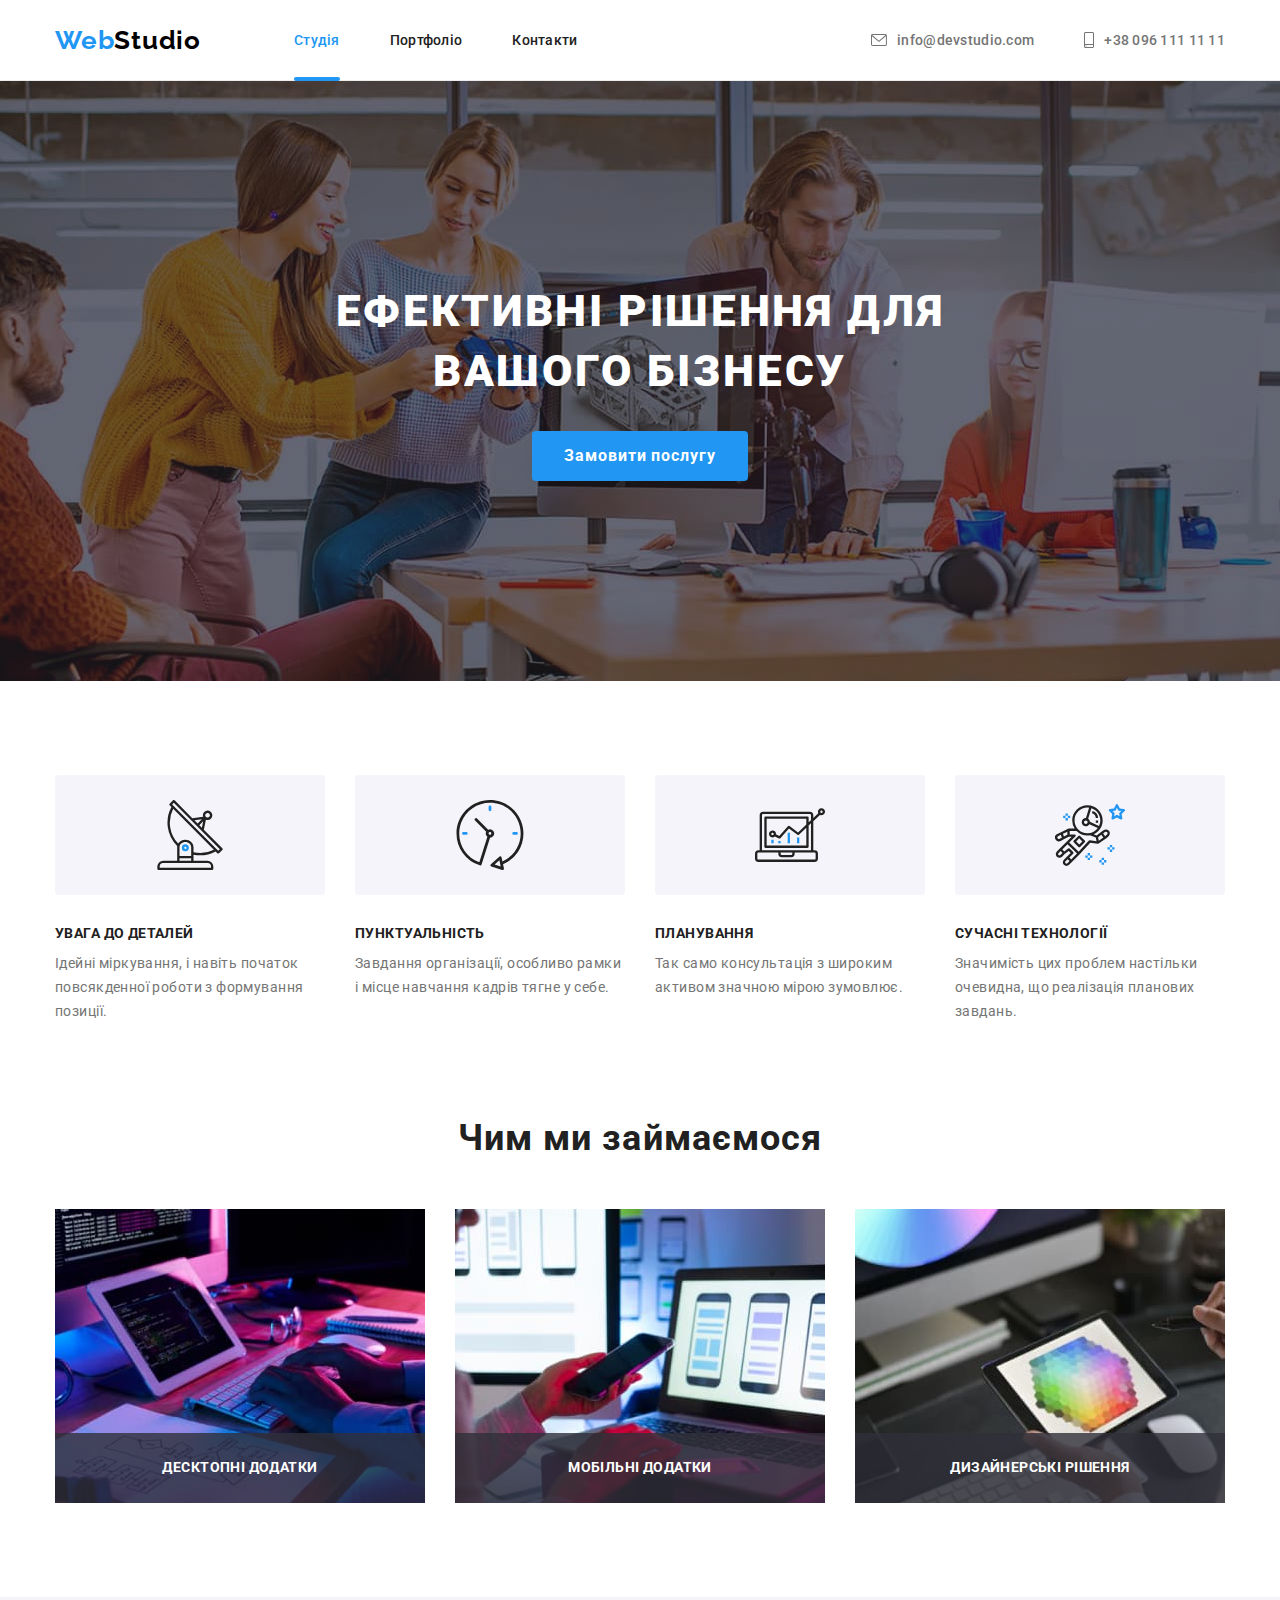
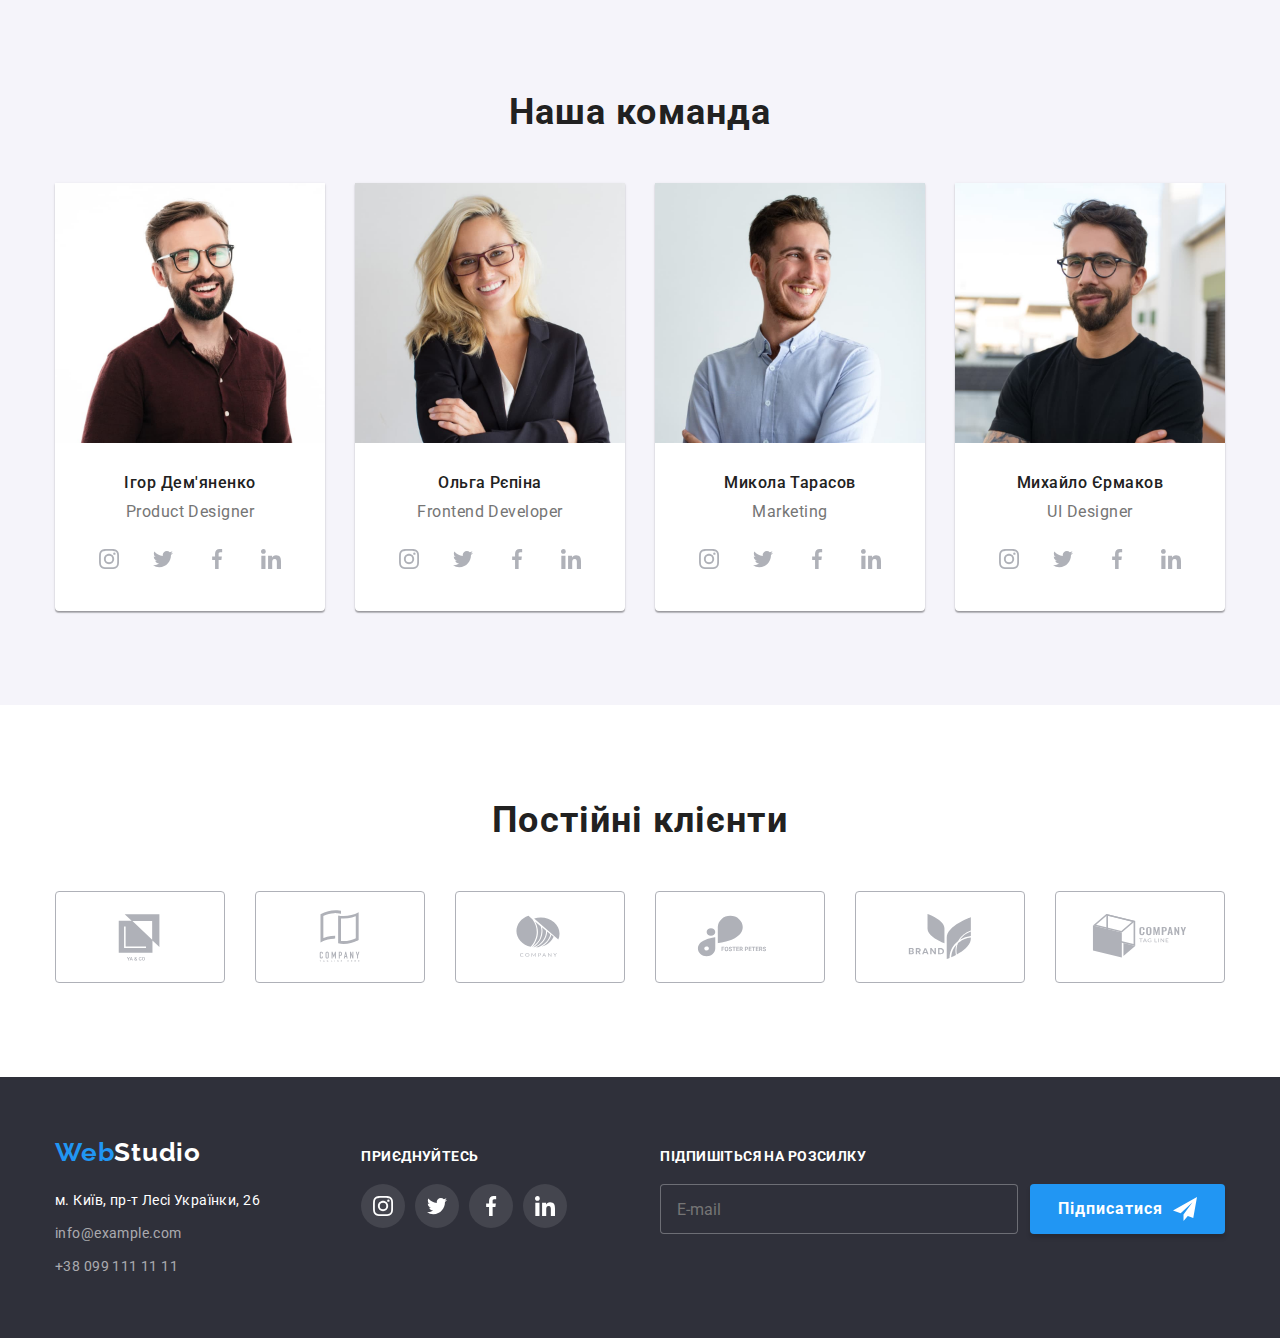
<file: index.html>
<!DOCTYPE html>
<html lang="uk">

<head>
  <meta charset="UTF-8" />
  <meta http-equiv="X-UA-Compatible" content="IE=edge" />
  <meta name="viewport" content="width=device-width, initial-scale=1.0" />
  <title>HM-01</title>
  <link rel="preconnect" href="https://fonts.googleapis.com" />
  <link rel="preconnect" href="https://fonts.gstatic.com" crossorigin />
  <link href="https://fonts.googleapis.com/css2?family=Raleway:wght@700&family=Roboto:wght@400;500;700;900&display=swap"
    rel="stylesheet" />
  <link rel="stylesheet" href="https://cdn.jsdelivr.net/npm/modern-normalize@1.1.0/modern-normalize.min.css" />
  <link rel="stylesheet" href="./css/main.min.css">
</head>

<body>
  <!-- header -->
  <header class="page-header">
    <div class="container page-header__container">
      <nav class="page-nav">
        <a class="logo logo__page-header link" href="index.html"><span class="logo__text">Web</span>Studio
        </a>
        <ul class="menu list">
          <li class="menu__item">
            <a class="menu__link link menu__link_current" href="./index.html">Студія</a>
          </li>
          <li class="menu__item">
            <a class="menu__link link" href="./portfolio.html">Портфоліо</a>
          </li>
          <li class="menu__item">
            <a class="menu__link link" href="">Контакти</a>
          </li>
        </ul>
      </nav>
      <ul class="contacts list">
        <li class="contacts__item">
          <a class="contacts__link link" href="mailto:info@devstudio.com">
            <svg class="contacts__icon" width="16" height="12">
              <use href="./images/sprite.svg#icon-mail"></use>
            </svg>info@devstudio.com</a>
        </li>
        <li class="contacts__item">
          <a class="contacts__link link" href="tel:+380961111111">
            <svg class="contacts__icon" width="10" height="16">
              <use href="./images/sprite.svg#icon-smartphone"></use>
            </svg>+38 096 111 11 11</a>
        </li>
      </ul>
    </div>
  </header>
  <main>
    <!-- hero -->
    <section class="hero">
      <div class="container">
        <h1 class="hero-title">Ефективні рішення для вашого бізнесу</h1>
        <button class="button" type="button" data-modal-open>Замовити послугу</button>
      </div>
    </section>
    <!-- benefits -->

    <section class="section">
      <div class="container">
        <!-- !!!Приховати заголовок після вичення методу!!!  -->
        <h2 class="visually-hidden">Наші переваги</h2>
        <ul class="benefits list">
          <li class="benefits__item">
            <div class="benefits__icon-wrapper">
              <svg class="benefits__icon" width="70" height="70">
                <use href="./images/sprite.svg#icon-antenna"></use>
              </svg>
            </div>
            <h3 class="benefits__title">Увага до деталей</h3>
            <p class="benefits__description">
              Ідейні міркування, і навіть початок повсякденної роботи з формування позиції.
            </p>
          </li>
          <li class="benefits__item">
            <div class="benefits__icon-wrapper">
              <svg class="benefits__icon" width="70" height="70">
                <use href="./images/sprite.svg#icon-clock"></use>
              </svg>
            </div>
            <h3 class="benefits__title">Пунктуальність</h3>
            <p class="benefits__description">
              Завдання організації, особливо рамки і місце навчання кадрів тягне у себе.
            </p>
          </li>
          <li class="benefits__item">
            <div class="benefits__icon-wrapper">
              <svg class="benefits__icon" width="70" height="70">
                <use href="./images/sprite.svg#icon-diagram"></use>
              </svg>
            </div>
            <h3 class="benefits__title">Планування</h3>
            <p class="benefits__description">
              Так само консультація з широким активом значною мірою зумовлює.
            </p>
          </li>
          <li class="benefits__item">
            <div class="benefits__icon-wrapper">
              <svg class="benefits__icon" width="70" height="70">
                <use href="./images/sprite.svg#icon-astronaut"></use>
              </svg>
            </div>
            <h3 class="benefits__title">Сучасні технології</h3>
            <p class="benefits__description">
              Значимість цих проблем настільки очевидна, що реалізація планових завдань.
            </p>
          </li>
        </ul>
      </div>
    </section>
    <!-- our work -->
    <section class="section section_nopaddingtop">
      <div class="container">
        <h2 class="section__title">Чим ми займаємося</h2>
        <ul class="works list">
          <li class="works__item">
            <img src="./images/landing.jpg" width="370" alt="набор кода на клавиатуре" />
            <p class="works__desc">Десктопні додатки</p>
          </li>
          <li class="works__item">
            <img src="./images/adaptation.jpg" width="370" alt="оптимизация мобильной версии сайта" />
            <p class="works__desc">Мобільні додатки</p>
          </li>
          <li class="works__item">
            <img src="./images/design.jpg" width="370" alt="выбор цвета на палитре" />
            <p class="works__desc">Дизайнерські рішення</p>
          </li>
        </ul>
      </div>
    </section>
    <!-- our team -->
    <section class="section section_other-bgc">
      <div class="container">
        <h2 class="section__title">Наша команда</h2>
        <ul class="team-card list">
          <li class="team-card__item">
            <img src="./images/pr_designer.jpg" width="270" alt="дизайнер Ігор Дем'яненко" />
            <div class="team-card__text-wrapper">
              <h3 class="team-card__title">Ігор Дем'яненко</h3>
              <p class="team-card__text" lang="en">Product Designer</p>
              <ul class="social-list list">
                <li class="social-list__item">
                  <a href="" class="social-list__link">
                    <svg class="social-list__icon" width="20" height="20">
                      <use href="./images/sprite.svg#icon-instagram"></use>
                    </svg>
                  </a>
                </li>
                <li class="social-list__item">
                  <a href="" class="social-list__link">
                    <svg class="social-list__icon" width="20" height="20">
                      <use href="./images/sprite.svg#icon-twitter"></use>
                    </svg>
                  </a>
                </li>
                <li class="social-list__item">
                  <a href="" class="social-list__link">
                    <svg class="social-list__icon" width="20" height="20">
                      <use href="./images/sprite.svg#icon-facebook"></use>
                    </svg>
                  </a>
                </li>
                <li class="social-list__item">
                  <a href="" class="social-list__link">
                    <svg class="social-list__icon" width="20" height="20">
                      <use href="./images/sprite.svg#icon-linkedin"></use>
                    </svg>
                  </a>
                </li>
              </ul>
            </div>
          </li>
          <li class="team-card__item">
            <img src="./images/developer.jpg" width="270" alt="разработчик Ольга Репіна" />
            <div class="team-card__text-wrapper">
              <h3 class="team-card__title">Ольга Рєпіна</h3>
              <p class="team-card__text" lang="en">Frontend Developer</p>
              <ul class="social-list list">
                <li class="social-list__item">
                  <a href="" class="social-list__link">
                    <svg class="social-list__icon" width="20" height="20">
                      <use href="./images/sprite.svg#icon-instagram"></use>
                    </svg>
                  </a>
                </li>
                <li class="social-list__item">
                  <a href="" class="social-list__link">
                    <svg class="social-list__icon" width="20" height="20">
                      <use href="./images/sprite.svg#icon-twitter"></use>
                    </svg>
                  </a>
                </li>
                <li class="social-list__item">
                  <a href="" class="social-list__link">
                    <svg class="social-list__icon" width="20" height="20">
                      <use href="./images/sprite.svg#icon-facebook"></use>
                    </svg>
                  </a>
                </li>
                <li class="social-list__item">
                  <a href="" class="social-list__link">
                    <svg class="social-list__icon" width="20" height="20">
                      <use href="./images/sprite.svg#icon-linkedin"></use>
                    </svg>
                  </a>
                </li>
              </ul>
            </div>
          </li>
          <li class="team-card__item">
            <img src="./images/marketing.jpg" width="270" alt="маркетолог Микола Тарасов" />
            <div class="team-card__text-wrapper">
              <h3 class="team-card__title">Микола Тарасов</h3>
              <p class="team-card__text" lang="en">Marketing</p>
              <ul class="social-list list">
                <li class="social-list__item">
                  <a href="" class="social-list__link">
                    <svg class="social-list__icon" width="20" height="20">
                      <use href="./images/sprite.svg#icon-instagram"></use>
                    </svg>
                  </a>
                </li>
                <li class="social-list__item">
                  <a href="" class="social-list__link">
                    <svg class="social-list__icon" width="20" height="20">
                      <use href="./images/sprite.svg#icon-twitter"></use>
                    </svg>
                  </a>
                </li>
                <li class="social-list__item">
                  <a href="" class="social-list__link">
                    <svg class="social-list__icon" width="20" height="20">
                      <use href="./images/sprite.svg#icon-facebook"></use>
                    </svg>
                  </a>
                </li>
                <li class="social-list__item">
                  <a href="" class="social-list__link">
                    <svg class="social-list__icon" width="20" height="20">
                      <use href="./images/sprite.svg#icon-linkedin"></use>
                    </svg>
                  </a>
                </li>
              </ul>
            </div>
          </li>
          <li class="team-card__item">
            <img src="./images/ui_designer.jpg" width="270" alt="дизайнер интерфейса Михайло Єрмаков" />
            <div class="team-card__text-wrapper">
              <h3 class="team-card__title">Михайло Єрмаков</h3>
              <p class="team-card__text" lang="en">UI Designer</p>
              <ul class="social-list list">
                <li class="social-list__item">
                  <a href="" class="social-list__link">
                    <svg class="social-list__icon" width="20" height="20">
                      <use href="./images/sprite.svg#icon-instagram"></use>
                    </svg>
                  </a>
                </li>
                <li class="social-list__item">
                  <a href="" class="social-list__link">
                    <svg class="social-list__icon" width="20" height="20">
                      <use href="./images/sprite.svg#icon-twitter"></use>
                    </svg>
                  </a>
                </li>
                <li class="social-list__item">
                  <a href="" class="social-list__link">
                    <svg class="social-list__icon" width="20" height="20">
                      <use href="./images/sprite.svg#icon-facebook"></use>
                    </svg>
                  </a>
                </li>
                <li class="social-list__item">
                  <a href="" class="social-list__link">
                    <svg class="social-list__icon" width="20" height="20">
                      <use href="./images/sprite.svg#icon-linkedin"></use>
                    </svg>
                  </a>
                </li>
              </ul>
            </div>
          </li>
        </ul>
      </div>
    </section>
    <!-- Clients -->
    <section class="section">
      <div class="container">
        <h2 class="section__title">Постійні клієнти</h2>
        <ul class="clients list">
          <li class="clients__item">
            <a href="" class="clients__link link">
              <svg class="clients__icon" width="106" height="60">
                <use href="./images/sprite.svg#icon-Logo-client-ya"></use>
              </svg>
            </a>
          </li>
          <li class="clients__item">
            <a href="" class="clients__link link">
              <svg class="clients__icon">
                <use href="./images/sprite.svg#icon-Logo-client-tagline"></use>
              </svg>
            </a>
          </li>
          <li class="clients__item">
            <a href="" class="clients__link link">
              <svg class="clients__icon">
                <use href="./images/sprite.svg#icon-Logo-client-company"></use>
              </svg>
            </a>
          </li>
          <li class="clients__item">
            <a href="" class="clients__link link">
              <svg class="clients__icon">
                <use href="./images/sprite.svg#icon-Logo-client-foster"></use>
              </svg>
            </a>
          </li>
          <li class="clients__item">
            <a href="" class="clients__link link">
              <svg class="clients__icon">
                <use href="./images/sprite.svg#icon-Logo-client-brand"></use>
              </svg>
            </a>
          </li>
          <li class="clients__item">
            <a href="" class="clients__link link">
              <svg class="clients__icon">
                <use href="./images/sprite.svg#icon-Logo-client-tag"></use>
              </svg>
            </a>
          </li>
        </ul>
      </div>
    </section>
  </main>
  <!-- footer -->
  <footer class="footer">
    <div class="container contact-wrapper">
      <div class="adress-wrapper">
        <a class="logo logo__footer link" href="./index.html"><span class="logo__text">Web</span>Studio
        </a>
        <address class="address">
          <ul class="contact list">
            <li class="contact__item">
              <a class="contact__link contact__link_color-light link" href="https://goo.gl/maps/E31LjMS4C6WuwfjZA"
                target="_blank" rel="noopener nofollow noreferrer">м. Київ, пр-т Лесі Українки, 26</a>
            </li>
            <li class="contact__item">
              <a class="contact__link link" href="mailto:info@example.com">info@example.com</a>
            </li>
            <li class="contact__item">
              <a class="contact__link link" href="tel:+380991111111">+38 099 111 11 11</a>
            </li>
          </ul>
        </address>
      </div>
      <div class="contact-social-wrapper">
        <p class="contact-social-title">приєднуйтесь</p>
        <ul class="social-list list">
          <li class="social-list__item">
            <a href="" class="social-list__link social-list__link_color-light">
              <svg class="social-list__icon" width="20" height="20">
                <use href="./images/sprite.svg#icon-instagram"></use>
              </svg>
            </a>
          </li>
          <li class="social-list__item">
            <a href="" class="social-list__link social-list__link_color-light">
              <svg class="social-list__icon" width="20" height="20">
                <use href="./images/sprite.svg#icon-twitter"></use>
              </svg>
            </a>
          </li>
          <li class="social-list__item">
            <a href="" class="social-list__link social-list__link_color-light">
              <svg class="social-list__icon" width="20" height="20">
                <use href="./images/sprite.svg#icon-facebook"></use>
              </svg>
            </a>
          </li>
          <li class="social-list__item">
            <a href="" class="social-list__link social-list__link_color-light">
              <svg class="social-list__icon" width="20" height="20">
                <use href="./images/sprite.svg#icon-linkedin"></use>
              </svg>
            </a>
          </li>
        </ul>
      </div>
      <div class="subscription">
        <p class="subscription__desc">Підпишіться на розсилку</p>
        <form class="subscription__form">
          <label class="subscription__label">
            <input type="email" name="user-mail-subs" class="subscription__input" required placeholder="E-mail" />
          </label>
          <button type="submit" class="subscription__btn">
            Підписатися
            <svg class="subscription__btn-icon" width="24" height="24">
              <use href="./images/sprite.svg#icon-mail-tg"></use>
            </svg>
          </button>
        </form>
      </div>
    </div>
  </footer>
  <div class="backdrop is-hidden" data-modal>
    <div class="modal">
      <button type="button" class="close-button" data-modal-close>
        <svg class="close-button-icon" width="18" height="18">
          <use href="./images/sprite.svg#icon-close-button"></use>
        </svg>
      </button>
      <form class="modal-form">
        <p class="modal-form-desc">Залиште свої дані, ми вам передзвонимо</p>
        <label class="modal-form-field">
          <span class="modal-form-input-desc">Ім'я</span>
          <span class="modal-form-input-wrapper">
            <input type="text" name="user-name" class="modal-form-input" required pattern="[а-zA-Zа-яА-ЯіІїЇ]+"
              minlength="2" />
            <svg class="icon-input" width="18" height="18">
              <use href="./images/sprite.svg#icon-user-name"></use>
            </svg>
          </span>
        </label>
        <label class="modal-form-field">
          <span class="modal-form-input-desc">Телефон</span>
          <span class="modal-form-input-wrapper">
            <input type="tel" name="user-tel" class="modal-form-input" required
              pattern="[0-9]{3}-[0-9]{3}-[0-9]{2}-[0-9]{2}" title="xxx-xxx-xx-xx" />
            <svg class="icon-input" width="18" height="18">
              <use href="./images/sprite.svg#icon-phone"></use>
            </svg>
          </span>
        </label>
        <label class="modal-form-field">
          <span class="modal-form-input-desc">Пошта</span>
          <span class="modal-form-input-wrapper">
            <input type="email" name="user-mail" class="modal-form-input" required />
            <svg class="icon-input" width="18" height="18">
              <use href="./images/sprite.svg#icon-email"></use>
            </svg>
          </span>
        </label>
        <label class="modal-form-field-message">
          <span class="modal-form-input-desc">Коментар</span>
          <textarea name="user-massage" class="modal-form-message" placeholder="Введіть текст"></textarea>
        </label>
        <!-- чекбокс обрати варіант оформлення -->
        <label class="modal-form-checkbox">
          <input type="checkbox" class="modal-form-check" name="user-policy" />
          <span class="modal-form-check-icon">
            <svg class="icon-input-check" width="16" height="15">
              <use href="./images/sprite.svg#icon-icon-check-ds"></use>
            </svg> </span>Погоджуюся з розсилкою та приймаю &nbsp;
          <a class="form-link-policy" href=""> Умови договору</a>
        </label>

        <button type="submit" class="modal-form-button">Відправити</button>
      </form>
    </div>
  </div>
  <script src="./js/modal.js"></script>
</body>

</html>
</file>
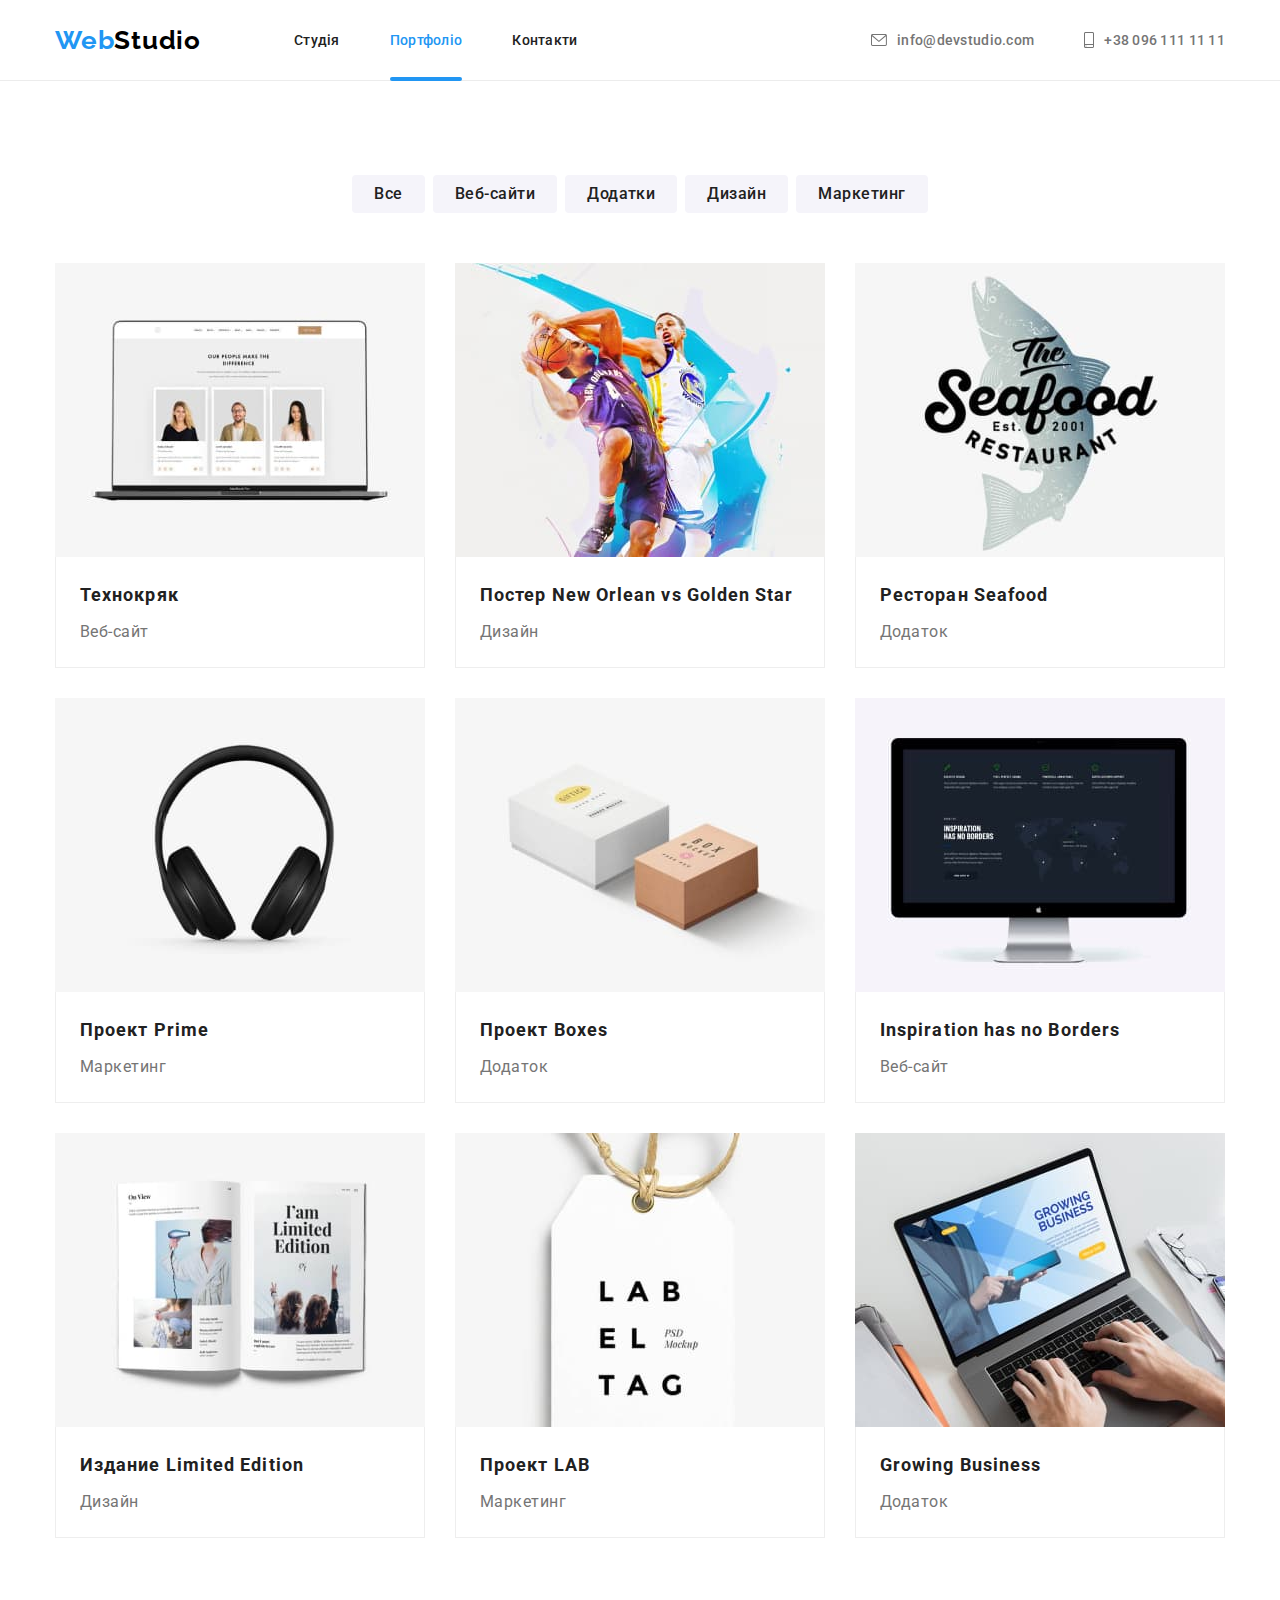
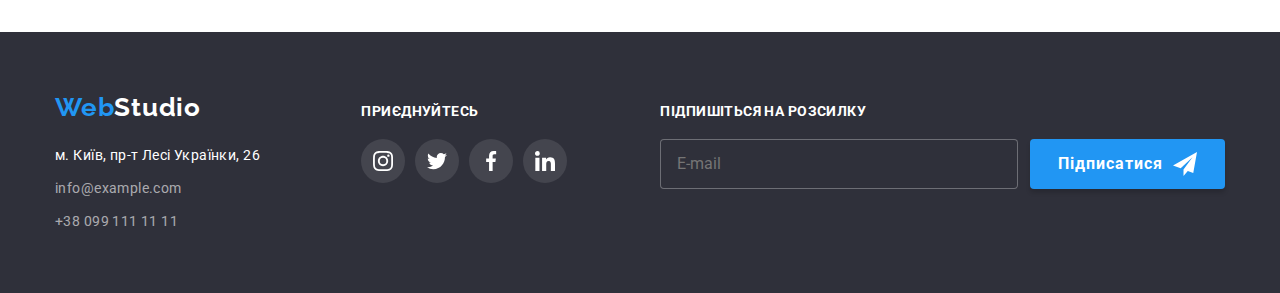
<file: portfolio.html>
<!DOCTYPE html>
<html lang="uk">

<head>
  <meta charset="UTF-8" />
  <meta http-equiv="X-UA-Compatible" content="IE=edge" />
  <meta name="viewport" content="width=device-width, initial-scale=1.0" />
  <title>Portfolio</title>
  <link rel="preconnect" href="https://fonts.googleapis.com" />
  <link rel="preconnect" href="https://fonts.gstatic.com" crossorigin />
  <link href="https://fonts.googleapis.com/css2?family=Raleway:wght@700&family=Roboto:wght@400;500;700;900&display=swap"
    rel="stylesheet" />
  <link rel="stylesheet" href="https://cdn.jsdelivr.net/npm/modern-normalize@1.1.0/modern-normalize.min.css" />
  <link rel="stylesheet" href="./css/main.min.css">
</head>

<body>
  <!-- header -->
  <header class="page-header">
    <div class="container page-header__container">
      <nav class="page-nav">
        <a class="logo logo__page-header link" href="index.html"><span class="logo__text">Web</span>Studio
        </a>
        <ul class="menu list">
          <li class="menu__item">
            <a class="menu__link link" href="./index.html">Студія</a>
          </li>
          <li class="menu__item">
            <a class="menu__link link menu__link_current" href="./portfolio.html">Портфоліо</a>
          </li>
          <li class="menu__item">
            <a class="menu__link link" href="">Контакти</a>
          </li>
        </ul>
      </nav>
      <ul class="contacts list">
        <li class="contacts__item">
          <a class="contacts__link link" href="mailto:info@devstudio.com">
            <svg class="contacts__icon" width="16" height="12">
              <use href="./images/sprite.svg#icon-mail"></use>
            </svg>info@devstudio.com</a>
        </li>
        <li class="contacts__item">
          <a class="contacts__link link" href="tel:+380961111111">
            <svg class="contacts__icon" width="10" height="16">
              <use href="./images/sprite.svg#icon-smartphone"></use>
            </svg>+38 096 111 11 11</a>
        </li>
      </ul>
    </div>
  </header>
  <main>
    <!-- hero -->
    <section class="section portfolio">
      <div class="container">
        <!-- Приховати заголок! -->
        <h1 class="visually-hidden">Наші роботи</h1>
        <ul class="portfolio-filter list">
          <li class="portfolio-filter__item">
            <button class="portfolio-filter__button" type="button">Все</button>
          </li>
          <li class="portfolio-filter__item">
            <button class="portfolio-filter__button" type="button">Веб-сайти</button>
          </li>
          <li class="portfolio-filter__item">
            <button class="portfolio-filter__button" type="button">Додатки</button>
          </li>
          <li class="portfolio-filter__item">
            <button class="portfolio-filter__button" type="button">Дизайн</button>
          </li>
          <li class="portfolio-filter__item">
            <button class="portfolio-filter__button" type="button">Маркетинг</button>
          </li>
        </ul>
        <ul class="portfolio-card list">
          <li class="portfolio-card__item">
            <a class="portfolio-card__link link" href="">
              <div class="portfolio-card__overlay-wrapper">
                <img src="./images/portfolio/tehnokrjak.jpg" width="370"
                  alt="пример страницы сайта на екране ноутбука" />
                <p class="portfolio-card__text-overlay">
                  Ресурс пропонує комплексні пропозиції з різним рівнем функціоналу та сервісів.
                  Все це дозволить відвідувачу отримати вичерпні відомості про компанію чи
                  приватну особу.
                </p>
              </div>

              <div class="portfolio-card__text-wrapper">
                <h2 class="portfolio-card__title">Технокряк</h2>
                <p class="portfolio-card__description">Веб-сайт</p>
              </div>
            </a>
          </li>
          <li class="portfolio-card__item">
            <a class="portfolio-card__link link" href="">
              <div class="portfolio-card__overlay-wrapper">
                <img src="./images/portfolio/poster_neworlean.jpg" width="370"
                  alt="два баскетболиста в борьбе за мяч" />
                <p class="portfolio-card__text-overlay">
                  Ресурс пропонує комплексні пропозиції з різним рівнем функціоналу та сервісів.
                  Все це дозволить відвідувачу отримати вичерпні відомості про компанію чи
                  приватну особу.
                </p>
              </div>
              <div class="portfolio-card__text-wrapper">
                <h2 class="portfolio-card__title">Постер New Orlean vs Golden Star</h2>
                <p class="portfolio-card__description">Дизайн</p>
              </div>
            </a>
          </li>
          <li class="portfolio-card__item">
            <a class="portfolio-card__link link" href="">
              <div class="portfolio-card__overlay-wrapper">
                <img src="./images/portfolio/restaurant.jpg" width="370" alt="эмблема ресторана с рыбой и названием" />
                <p class="portfolio-card__text-overlay">
                  Ресурс пропонує комплексні пропозиції з різним рівнем функціоналу та сервісів.
                  Все це дозволить відвідувачу отримати вичерпні відомості про компанію чи
                  приватну особу.
                </p>
              </div>
              <div class="portfolio-card__text-wrapper">
                <h2 class="portfolio-card__title">Ресторан Seafood</h2>
                <p class="portfolio-card__description">Додаток</p>
              </div>
            </a>
          </li>
          <li class="portfolio-card__item">
            <a class="portfolio-card__link link" href="">
              <div class="portfolio-card__overlay-wrapper">
                <img src="./images/portfolio/headphones.jpg" width="370" alt="большие черные наушники" />
                <p class="portfolio-card__text-overlay">
                  Ресурс пропонує комплексні пропозиції з різним рівнем функціоналу та сервісів.
                  Все це дозволить відвідувачу отримати вичерпні відомості про компанію чи
                  приватну особу.
                </p>
              </div>
              <div class="portfolio-card__text-wrapper">
                <h2 class="portfolio-card__title">Проект Prime</h2>
                <p class="portfolio-card__description">Маркетинг</p>
              </div>
            </a>
          </li>
          <li class="portfolio-card__item">
            <a class="portfolio-card__link link" href="">
              <div class="portfolio-card__overlay-wrapper">
                <img src="./images/portfolio/boxes.jpg" width="370" alt="белая и бежевая коробки" />
                <p class="portfolio-card__text-overlay">
                  Ресурс пропонує комплексні пропозиції з різним рівнем функціоналу та сервісів.
                  Все це дозволить відвідувачу отримати вичерпні відомості про компанію чи
                  приватну особу.
                </p>
              </div>
              <div class="portfolio-card__text-wrapper">
                <h2 class="portfolio-card__title">Проект Boxes</h2>
                <p class="portfolio-card__description">Додаток</p>
              </div>
            </a>
          </li>
          <li class="portfolio-card__item">
            <a class="portfolio-card__link link" href="">
              <div class="portfolio-card__overlay-wrapper">
                <img src="./images/portfolio/site_inspiration.jpg" width="370"
                  alt="чорная карта мира на екране монитора" />
                <p class="portfolio-card__text-overlay">
                  Ресурс пропонує комплексні пропозиції з різним рівнем функціоналу та сервісів.
                  Все це дозволить відвідувачу отримати вичерпні відомості про компанію чи
                  приватну особу.
                </p>
              </div>
              <div class="portfolio-card__text-wrapper">
                <h2 class="portfolio-card__title">Inspiration has no Borders</h2>
                <p class="portfolio-card__description">Веб-сайт</p>
              </div>
            </a>
          </li>
          <li class="portfolio-card__item">
            <a class="portfolio-card__link link" href="">
              <div class="portfolio-card__overlay-wrapper">
                <img src="./images/portfolio/limited_edition.jpg" width="370"
                  alt="пример дизайна разворот журнала с женщиной с феном " />
                <p class="portfolio-card__text-overlay">
                  Ресурс пропонує комплексні пропозиції з різним рівнем функціоналу та сервісів.
                  Все це дозволить відвідувачу отримати вичерпні відомості про компанію чи
                  приватну особу.
                </p>
              </div>
              <div class="portfolio-card__text-wrapper">
                <h2 class="portfolio-card__title">Издание Limited Edition</h2>
                <p class="portfolio-card__description">Дизайн</p>
              </div>
            </a>
          </li>
          <li class="portfolio-card__item">
            <a class="portfolio-card__link link" href="">
              <div class="portfolio-card__overlay-wrapper">
                <img src="./images/portfolio/proect_lab.jpg" width="370" alt="белая бирка с надписью" />
                <p class="portfolio-card__text-overlay">
                  Ресурс пропонує комплексні пропозиції з різним рівнем функціоналу та сервісів.
                  Все це дозволить відвідувачу отримати вичерпні відомості про компанію чи
                  приватну особу.
                </p>
              </div>
              <div class="portfolio-card__text-wrapper">
                <h2 class="portfolio-card__title">Проект LAB</h2>
                <p class="portfolio-card__description">Маркетинг</p>
              </div>
            </a>
          </li>
          <li class="portfolio-card__item">
            <a class="portfolio-card__link link" href="">
              <div class="portfolio-card__overlay-wrapper">
                <img src="./images/portfolio/growing.jpg" width="370"
                  alt="человек пользуется приложением на ноутбуке" />
                <p class="portfolio-card__text-overlay">
                  Ресурс пропонує комплексні пропозиції з різним рівнем функціоналу та сервісів.
                  Все це дозволить відвідувачу отримати вичерпні відомості про компанію чи
                  приватну особу.
                </p>
              </div>
              <div class="portfolio-card__text-wrapper">
                <h2 class="portfolio-card__title">Growing Business</h2>
                <p class="portfolio-card__description">Додаток</p>
              </div>
            </a>
          </li>
        </ul>
      </div>
    </section>
  </main>
  <!-- footer -->
  <footer class="footer">
    <div class="container contact-wrapper">
      <div class="adress-wrapper">
        <a class="logo logo__footer link" href="./index.html"><span class="logo__text">Web</span>Studio
        </a>
        <address class="address">
          <ul class="contact list">
            <li class="contact__item">
              <a class="contact__link contact__link_color-light link" href="https://goo.gl/maps/E31LjMS4C6WuwfjZA"
                target="_blank" rel="noopener nofollow noreferrer">м. Київ, пр-т Лесі Українки, 26</a>
            </li>
            <li class="contact__item">
              <a class="contact__link link" href="mailto:info@example.com">info@example.com</a>
            </li>
            <li class="contact__item">
              <a class="contact__link link" href="tel:+380991111111">+38 099 111 11 11</a>
            </li>
          </ul>
        </address>
      </div>
      <div class="contact-social-wrapper">
        <p class="contact-social-title">приєднуйтесь</p>
        <ul class="social-list list">
          <li class="social-list__item">
            <a href="" class="social-list__link social-list__link_color-light">
              <svg class="social-list__icon" width="20" height="20">
                <use href="./images/sprite.svg#icon-instagram"></use>
              </svg>
            </a>
          </li>
          <li class="social-list__item">
            <a href="" class="social-list__link social-list__link_color-light">
              <svg class="social-list__icon" width="20" height="20">
                <use href="./images/sprite.svg#icon-twitter"></use>
              </svg>
            </a>
          </li>
          <li class="social-list__item">
            <a href="" class="social-list__link social-list__link_color-light">
              <svg class="social-list__icon" width="20" height="20">
                <use href="./images/sprite.svg#icon-facebook"></use>
              </svg>
            </a>
          </li>
          <li class="social-list__item">
            <a href="" class="social-list__link social-list__link_color-light">
              <svg class="social-list__icon" width="20" height="20">
                <use href="./images/sprite.svg#icon-linkedin"></use>
              </svg>
            </a>
          </li>
        </ul>
      </div>
      <div class="subscription">
        <p class="subscription__desc">Підпишіться на розсилку</p>
        <form class="subscription__form">
          <label class="subscription__label">
            <input type="email" name="user-mail-subs" class="subscription__input" required placeholder="E-mail" />
          </label>
          <button type="submit" class="subscription__btn">
            Підписатися
            <svg class="subscription__btn-icon" width="24" height="24">
              <use href="./images/sprite.svg#icon-mail-tg"></use>
            </svg>
          </button>
        </form>
      </div>
    </div>
  </footer>
</body>

</html>
</file>
<file: css/main.min.css>
:root{--primary-font: "Roboto", sans-serif;--secondary-font: "Raleway", sans-serif;--primary-text-color: #212121;--secondary-text-color: #757575;--color-logo-header: #000000;--color-link-icon: #afb1b8;--color-logo-footer: #ffffff;--color-hero-title: #ffffff;--color-logo-span: #2196f3;--accent-color-link: #2196f3;--primary-background-color: #ffffff;--secondary-background-color: #f5f4fa;--background-color-hero: #c4c4c4;--background-color-footer: #2f303a;--color-button: #ffffff;--background-color-button: #2196f3;--background-color-button-hover: #188ce8;--color-address: rgba(255, 255, 255, 0.6);--transition-duration-function: 250ms cubic-bezier(0.4, 0, 0.2, 1)}.visually-hidden{position:absolute;white-space:nowrap;width:1px;height:1px;overflow:hidden;border:0;padding:0;clip:rect(0 0 0 0);clip-path:inset(50%);margin:-1px}h1,h2,h3,h4,p{margin-top:0;margin-bottom:0}ul{margin-top:0;margin-bottom:0;padding-left:0}img{display:block;max-width:100%;height:auto}button{cursor:pointer}.list{list-style:none}.link{text-decoration:none}body{font-family:var(--primary-font);color:var(--primary-text-color);background-color:var(--primary-background-color)}.section{padding:94px 0}.section__title{font-size:36px;line-height:1.17;text-align:center;letter-spacing:.03em;margin-bottom:50px}.container{width:1200px;margin-left:auto;margin-right:auto;padding-left:15px;padding-right:15px}.logo{display:inline-block;font-family:var(--secondary-font);font-weight:700;font-size:26px;line-height:1.19;letter-spacing:.03em;transition:color var(--transition-duration-function)}.logo:hover,.logo:focus{color:var(--accent-color-link)}.logo__text{color:var(--color-logo-span)}.logo__page-header{color:var(--color-logo-header);margin-right:93px;padding-top:24px;padding-bottom:24px}.logo__footer{color:var(--color-logo-footer);margin-bottom:20px}.social-list{display:flex;justify-content:center;gap:10px}.social-list__item{width:44px;height:44px}.social-list__link{display:flex;justify-content:center;align-items:center;width:100%;height:100%;border-radius:50%;background-color:var(--primary-background-color);color:var(--color-link-icon);transition:color var(--transition-duration-function),background-color var(--transition-duration-function)}.social-list__link:hover,.social-list__link:focus{background-color:var(--accent-color-link);color:var(--color-button)}.social-list__icon{fill:currentColor}.backdrop{position:fixed;top:0;left:0;width:100%;height:100%;z-index:100;opacity:1;transform:scale(1);transition:opacity var(--transition-duration-function),visibility var(--transition-duration-function),transform var(--transition-duration-function);background:rgba(0,0,0,.2)}.backdrop.is-hidden{opacity:0;pointer-events:none;visibility:hidden;transform:scale(0)}.modal{position:absolute;top:50%;left:50%;transform:translate(-50%, -50%);width:528px;height:581px;background-color:var(--primary-background-color);padding:40px;box-shadow:0px 1px 3px rgba(0,0,0,.12),0px 1px 1px rgba(0,0,0,.14),0px 2px 1px rgba(0,0,0,.2);border-radius:4px}.close-button{position:absolute;top:8px;right:8px;display:flex;justify-content:center;align-items:center;padding:0;width:30px;height:30px;background-color:var(--primary-background-color);border:1px solid rgba(0,0,0,.1);border-radius:50%}.close-button-icon{fill:var(--primary-text-color);transition:fill var(--transition-duration-function)}.close-button:hover .close-button-icon{fill:var(--accent-color-link)}.modal-form{display:flex;flex-direction:column}.modal-form-input{padding:0;width:100%;height:40px;border:1px solid rgba(33,33,33,.2);border-radius:4px;padding-left:42px;transition:border-color var(--transition-duration-function)}.modal-form-input:focus{outline:none;border-color:var(--accent-color-link)}.modal-form-input:focus+.modal-form-input-icon{color:var(--accent-color-link)}.modal-form-input-desc{display:block;font-weight:400;font-size:12px;line-height:1.17;letter-spacing:.01em;margin-bottom:4px;color:var(--secondary-text-color)}.modal-form-desc{font-weight:700;font-size:20px;line-height:1.15;text-align:center;letter-spacing:.03em;margin-bottom:12px;color:var(--primary-text-color)}.modal-form-field{margin-bottom:10px}.modal-form-field-message{margin-bottom:20px}.modal-form-input-wrapper{position:relative}.icon-input{position:absolute;top:50%;left:12px;transform:translateY(-50%);transition:fill var(--transition-duration-function)}.modal-form-input:focus+.icon-input{fill:var(--accent-color-link)}.modal-form-message{display:block;resize:none;width:100%;height:120px;padding:12px 16px;border:1px solid rgba(33,33,33,.2);border-radius:4px;transition:border-color var(--transition-duration-function)}.modal-form-message:focus{outline:none;border-color:var(--accent-color-link)}.modal-form-message::placeholder{font-size:12px;line-height:1.17;letter-spacing:.01em;color:rgba(117,117,117,.5)}.modal-form-checkbox{display:flex;justify-content:center;align-items:center;font-weight:400;font-size:14px;line-height:1.71;letter-spacing:.03em;color:var(--secondary-text-color);margin-bottom:30px}.modal-form-check{position:absolute;white-space:nowrap;width:1px;height:1px;overflow:hidden;border:0;padding:0;clip:rect(0 0 0 0);clip-path:inset(50%);margin:-1px}.modal-form-check-icon{display:flex;align-items:center;width:16px;height:15px;border:2px solid var(--primary-text-color);border-radius:2px;cursor:pointer;margin-right:7px}.modal-form-check:checked+.modal-form-check-icon{border:none}.modal-form-check:focus+.modal-form-check-icon{outline:2px solid var(--accent-color-link)}.icon-input-check{opacity:0;fill:currentColor}.modal-form-check:checked+.modal-form-check-icon>.icon-input-check{border-radius:2px;border-color:var(--background-color-button);background-color:var(--background-color-button);color:var(--color-button);opacity:1;transition:opacity var(--transition-duration-function)}.form-link-policy{color:var(--accent-color-link)}.modal-form-button{align-self:center;font-family:inherit;font-weight:700;font-size:16px;line-height:1.88;text-align:center;letter-spacing:.06em;background-color:var(--background-color-button);color:var(--color-button);box-shadow:0px 4px 4px rgba(0,0,0,.15);border:none;border-radius:4px;padding-top:10px;padding-bottom:10px;padding-left:52px;padding-right:52px;transition:background-color var(--transition-duration-function)}.modal-form-button:hover,.modal-form-button:focus{background-color:var(--background-color-button-hover)}.page-header{border-bottom:1px solid #ececec}.page-header__container{display:flex;align-items:center}.page-nav{display:flex;align-items:center}.menu{display:flex}.menu__item:not(:last-child),.contacts__item:not(:last-child){margin-right:50px}.menu__link,.contacts__link{display:block;font-weight:500;font-size:14px;line-height:1.1428571429;letter-spacing:.02em;position:relative;padding-top:32px;padding-bottom:32px;transition:color var(--transition-duration-function)}.menu__link{color:var(--primary-text-color)}.menu__link:hover,.menu__link:focus{color:var(--accent-color-link)}.menu__link_current{color:var(--accent-color-link)}.menu__link_current::after{position:absolute;left:0;bottom:0;display:block;content:"";width:100%;height:4px;background:var(--accent-color-link);border-radius:2px;margin-bottom:-1px}.contacts{display:flex;margin-left:auto}.contacts__link{display:flex;align-items:center;color:var(--secondary-text-color)}.contacts__link:hover,.contacts__link:focus{color:var(--accent-color-link)}.contacts__icon{fill:currentColor;margin-right:10px}.hero{background-color:var(--background-color-hero);background-image:linear-gradient(rgba(47, 48, 58, 0.4), rgba(47, 48, 58, 0.4)),url(../images/bg_img.jpg);background-size:cover;background-repeat:no-repeat;background-position:center;max-width:1600px;margin:0 auto;text-align:center;padding-top:200px;padding-bottom:200px}.hero-title{font-weight:900;font-size:44px;line-height:1.3636363636;letter-spacing:.06em;text-align:center;text-transform:uppercase;color:var(--color-hero-title);width:696px;margin-left:auto;margin-right:auto;margin-bottom:30px}.button{font-family:inherit;font-weight:700;font-size:16px;line-height:1.875;letter-spacing:.06em;text-align:center;background-color:var(--background-color-button);color:var(--color-button);border:none;border-radius:4px;padding-top:10px;padding-bottom:10px;padding-left:32px;padding-right:32px;transition:background-color var(--transition-duration-function)}.button:hover,.button:focus{background-color:var(--background-color-button-hover)}.benefits{display:flex}.benefits__item{flex-basis:calc((100% - 60px)/4)}.benefits__item:not(:last-child){margin-right:30px}.benefits__icon-wrapper{display:flex;justify-content:center;align-items:center;height:120px;background-color:var(--secondary-background-color);border-radius:4px;margin-bottom:30px}.benefits__title{font-size:14px;line-height:1.1428571429;letter-spacing:.03em;text-transform:uppercase;margin-bottom:10px}.benefits__description{font-size:14px;line-height:1.7142857143;letter-spacing:.03em;color:var(--secondary-text-color)}.section_nopaddingtop{padding-top:0}.works{display:flex}.works__item{flex-basis:calc((100% - 60px)/3);position:relative}.works__item:not(:last-child){margin-right:30px}.works__desc{position:absolute;left:0;bottom:0;width:100%;height:70px;display:flex;justify-content:center;align-items:center;background-color:rgba(47,48,58,.8);font-weight:700;font-size:14px;line-height:1.14;text-align:center;letter-spacing:.03em;text-transform:uppercase;color:#fff}.section_other-bgc{background-color:var(--secondary-background-color)}.team-card{display:flex}.team-card__item{flex-basis:calc((100% - 60px)/4);background-color:var(--primary-background-color);box-shadow:0px 1px 3px rgba(0,0,0,.12),0px 1px 1px rgba(0,0,0,.14),0px 2px 1px rgba(0,0,0,.2);border-radius:0 0 4px 4px}.team-card__item:not(:last-child){margin-right:30px}.team-card__text-wrapper{padding-top:30px;padding-bottom:30px}.team-card__title{font-weight:500;font-size:16px;line-height:1.1875;letter-spacing:.03em;text-align:center;margin-bottom:10px}.team-card__text{font-size:16px;line-height:1.1875;letter-spacing:.03em;text-align:center;color:var(--secondary-text-color);margin-bottom:16px}.clients{display:flex}.clients__item{flex-basis:calc((100% - 150px)/6);height:92px}.clients__item:not(:last-child){margin-right:30px}.clients__link{width:100%;height:100%;display:flex;justify-content:center;align-items:center;color:var(--color-link-icon);border:1px solid var(--color-link-icon);border-radius:4px;transition:color var(--transition-duration-function),border var(--transition-duration-function)}.clients__link:hover,.clients__link:focus{color:var(--accent-color-link);border:1px solid var(--accent-color-link)}.clients__icon{width:106px;height:60px;fill:currentColor}.footer{background-color:var(--background-color-footer);padding-top:60px;padding-bottom:60px}.contact__item:not(:last-child){margin-bottom:9px}.contact__link{font-style:normal;font-weight:400;font-size:14px;line-height:1.7142857143;letter-spacing:.03em;color:var(--color-address);transition:color var(--transition-duration-function)}.contact__link:hover,.contact__link:focus{color:var(--accent-color-link)}.contact__link_color-light{color:var(--color-logo-footer)}.contact-wrapper{display:flex;align-items:baseline}.adress-wrapper{flex-grow:1;margin-right:70px}.contact-social-wrapper{margin-right:93px}.contact-social-title{font-weight:700;font-size:14px;line-height:1.1428571429;letter-spacing:.03em;text-transform:uppercase;color:var(--color-logo-footer);margin-bottom:20px}.social-list__link_color-light{color:var(--color-button);background-color:rgba(255,255,255,.1)}.subscription__form{display:flex}.subscription__desc{font-weight:700;font-size:14px;line-height:1.1428571429;letter-spacing:.03em;text-transform:uppercase;color:var(--color-logo-footer);margin-bottom:20px}.subscription__input{width:358px;height:50px;border:1px solid rgba(255,255,255,.3);border-radius:4px;background-color:var(--background-color-footer);padding-left:16px;color:var(--color-logo-footer);transition:border-color var(--transition-duration-function)}.subscription__input:focus{outline:none;border-color:var(--accent-color-link)}.subscription__btn{display:inline-flex;align-items:center;font-family:inherit;font-weight:700;font-size:16px;line-height:1.875;letter-spacing:.06em;text-align:center;background-color:var(--background-color-button);color:var(--color-button);box-shadow:0px 4px 4px rgba(0,0,0,.15);border:none;border-radius:4px;padding-top:10px;padding-bottom:10px;padding-left:28px;padding-right:28px;margin-left:12px;transition:background-color var(--transition-duration-function)}.subscription__btn:hover,.subscription__btn:focus{background-color:var(--background-color-button-hover)}.subscription__btn-icon{margin-left:10px;fill:currentColor}.portfolio-filter{display:flex;justify-content:center;margin-bottom:50px}.portfolio-filter__item:not(:last-child){margin-right:8px}.portfolio-filter__button{font-family:inherit;font-weight:500;font-size:16px;line-height:1.625;letter-spacing:.03em;text-align:center;color:var(--primary-text-color);background-color:var(--secondary-background-color);border:none;border-radius:4px;padding-top:6px;padding-bottom:6px;padding-left:22px;padding-right:22px;transition:background-color var(--transition-duration-function),color var(--transition-duration-function),box-shadow var(--transition-duration-function)}.portfolio-filter__button:hover,.portfolio-filter__button:focus{color:var(--color-button);background-color:var(--background-color-button);box-shadow:0px 3px 1px rgba(0,0,0,.1),0px 1px 2px rgba(0,0,0,.08),0px 2px 2px rgba(0,0,0,.12)}.portfolio-card{display:flex;flex-wrap:wrap;gap:30px}.portfolio-card__item{flex-basis:calc((100% - 60px)/3)}.portfolio-card__link{transition:box-shadow var(--transition-duration-function)}.portfolio-card__link:hover,.portfolio-card__link:focus{display:block;box-shadow:0px 1px 1px rgba(0,0,0,.12),0px 4px 4px rgba(0,0,0,.06),1px 4px 6px rgba(0,0,0,.16)}.portfolio-card__overlay-wrapper{position:relative;overflow:hidden}.portfolio-card__text-overlay{position:absolute;top:0;left:0;width:100%;height:100%;padding:63px 24px;overflow:hidden;transform:translate(0, 100%);transition:transform var(--transition-duration-function);font-size:18px;line-height:1.5555555556;letter-spacing:.03em;color:#fff;background-color:rgba(33,150,243,.9)}.portfolio-card__link:hover .portfolio-card__text-overlay,.portfolio-card__link:focus .portfolio-card__text-overlay{transform:translate(0, 0)}.portfolio-card__text-wrapper{border:1px solid #eee;border-top:none;padding-top:20px;padding-bottom:20px;padding-left:24px;padding-right:24px}.portfolio-card__title{font-size:18px;line-height:2;letter-spacing:.06em;color:var(--primary-text-color);margin-bottom:4px}.portfolio-card__description{font-size:16px;line-height:1.875;letter-spacing:.03em;color:var(--secondary-text-color)}/*# sourceMappingURL=main.min.css.map */
</file>
